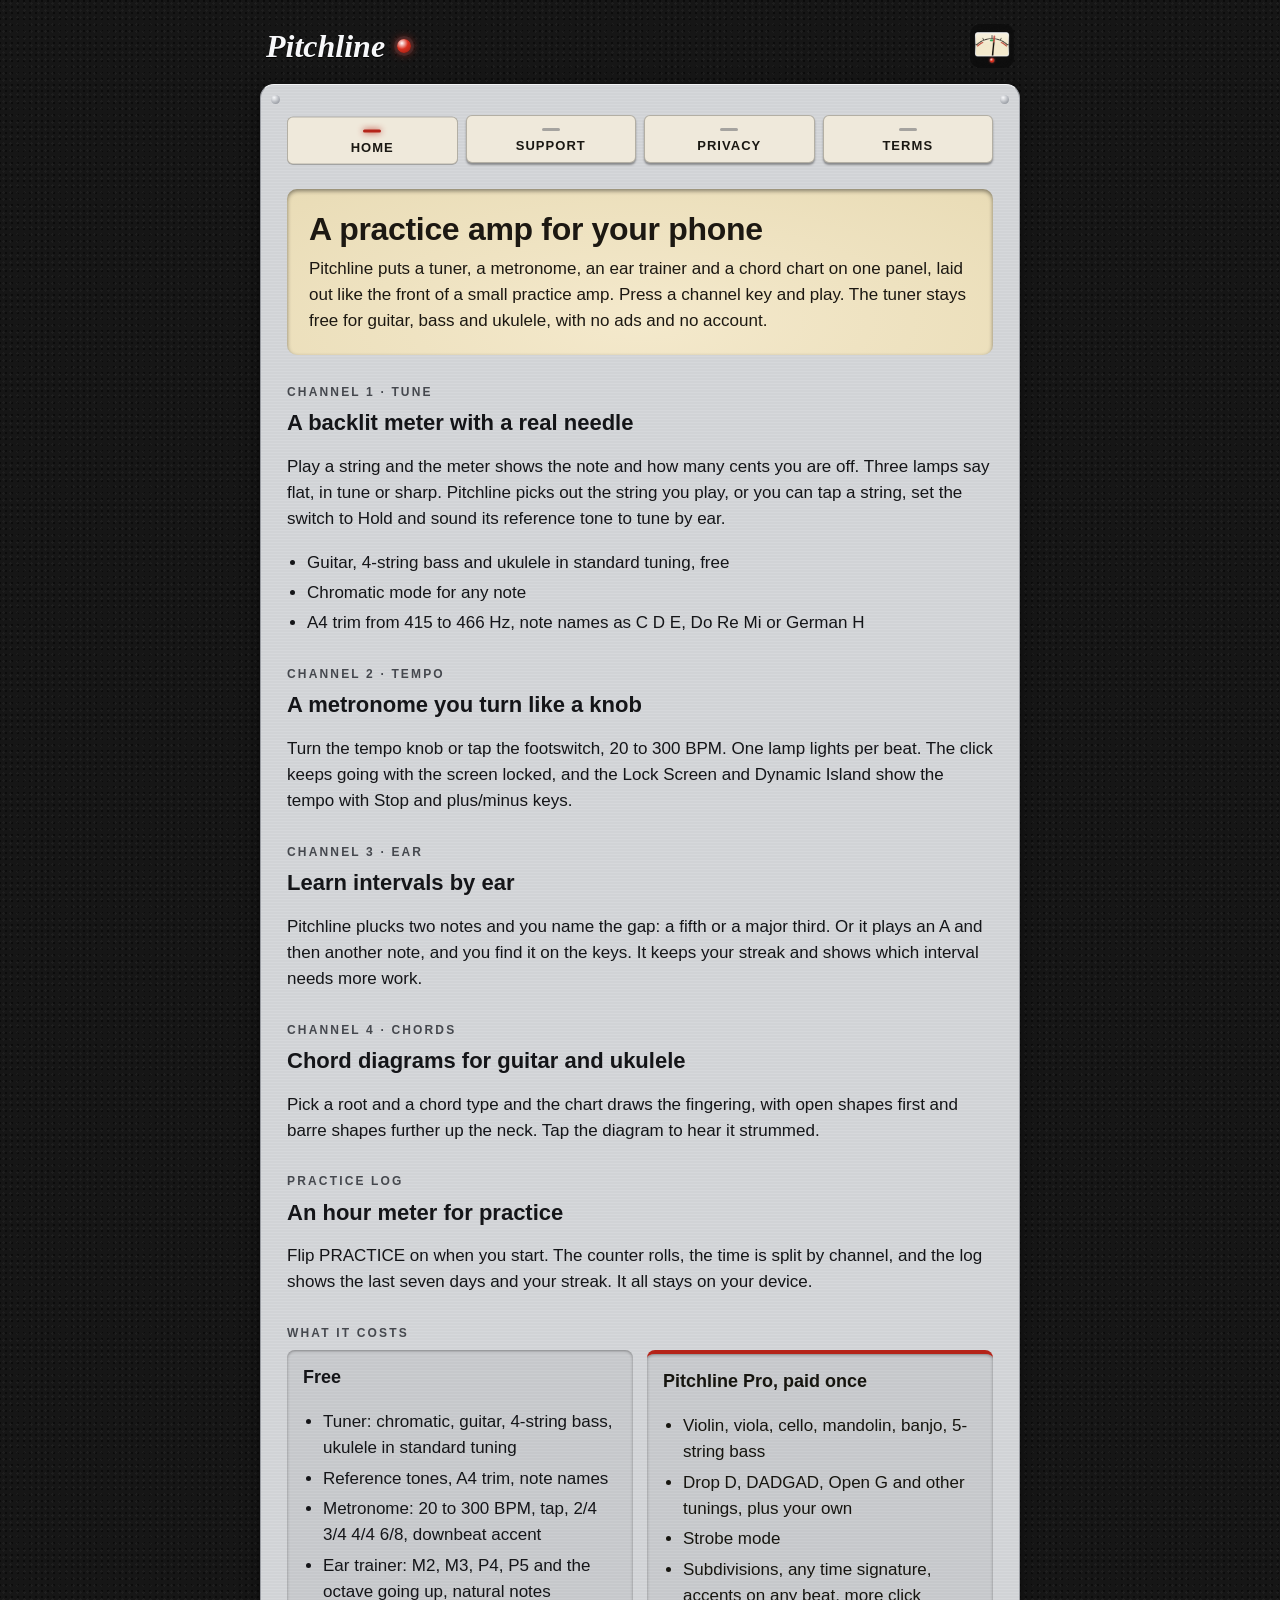
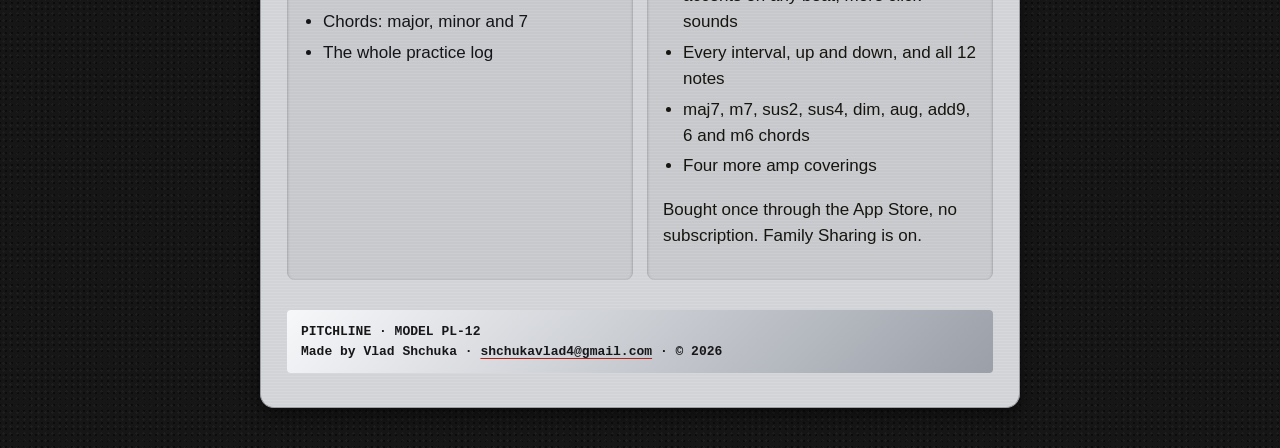
<file: index.html>
<!doctype html>
<html lang="en"><head><meta charset="utf-8"><meta name="viewport" content="width=device-width, initial-scale=1"><link rel="icon" href="icon.png"><link rel="apple-touch-icon" href="icon.png">
<title>Pitchline: tuner, metronome, ear trainer and chords</title><meta name="description" content="Pitchline is a tuner, metronome, ear trainer and chord chart for iPhone, iPad and Apple Watch, laid out like the front of a small practice amp. No ads, no subscription."><link rel="stylesheet" href="style.css"></head>
<body><div class="amp">
<header class="masthead"><a class="badge" href="index.html">Pitchline</a><span class="jewel" aria-hidden="true"></span><img src="icon.png" alt="" width="44" height="44"></header>
<div class="plate">
<nav class="keys"><a href="index.html" aria-current="page">Home</a><a href="support.html">Support</a><a href="privacy.html">Privacy</a><a href="terms.html">Terms</a></nav>
<section class="meter"><h1>A practice amp for your phone</h1>
<p>Pitchline puts a tuner, a metronome, an ear trainer and a chord chart on one panel, laid out like the front of a small practice amp. Press a channel key and play. The tuner stays free for guitar, bass and ukulele, with no ads and no account.</p></section>

<span class="label">Channel 1 · Tune</span>
<h2>A backlit meter with a real needle</h2>
<p>Play a string and the meter shows the note and how many cents you are off. Three lamps say flat, in tune or sharp. Pitchline picks out the string you play, or you can tap a string, set the switch to Hold and sound its reference tone to tune by ear.</p>
<ul>
<li>Guitar, 4-string bass and ukulele in standard tuning, free</li>
<li>Chromatic mode for any note</li>
<li>A4 trim from 415 to 466 Hz, note names as C D E, Do Re Mi or German H</li>
</ul>

<span class="label">Channel 2 · Tempo</span>
<h2>A metronome you turn like a knob</h2>
<p>Turn the tempo knob or tap the footswitch, 20 to 300 BPM. One lamp lights per beat. The click keeps going with the screen locked, and the Lock Screen and Dynamic Island show the tempo with Stop and plus/minus keys.</p>

<span class="label">Channel 3 · Ear</span>
<h2>Learn intervals by ear</h2>
<p>Pitchline plucks two notes and you name the gap: a fifth or a major third. Or it plays an A and then another note, and you find it on the keys. It keeps your streak and shows which interval needs more work.</p>

<span class="label">Channel 4 · Chords</span>
<h2>Chord diagrams for guitar and ukulele</h2>
<p>Pick a root and a chord type and the chart draws the fingering, with open shapes first and barre shapes further up the neck. Tap the diagram to hear it strummed.</p>

<span class="label">Practice log</span>
<h2>An hour meter for practice</h2>
<p>Flip PRACTICE on when you start. The counter rolls, the time is split by channel, and the log shows the last seven days and your streak. It all stays on your device.</p>

<span class="label">What it costs</span>
<div class="panel">
<div><h3>Free</h3><ul>
<li>Tuner: chromatic, guitar, 4-string bass, ukulele in standard tuning</li>
<li>Reference tones, A4 trim, note names</li>
<li>Metronome: 20 to 300 BPM, tap, 2/4 3/4 4/4 6/8, downbeat accent</li>
<li>Ear trainer: M2, M3, P4, P5 and the octave going up, natural notes</li>
<li>Chords: major, minor and 7</li>
<li>The whole practice log</li>
</ul></div>
<div class="tag"><h3>Pitchline Pro, paid once</h3><ul>
<li>Violin, viola, cello, mandolin, banjo, 5-string bass</li>
<li>Drop D, DADGAD, Open G and other tunings, plus your own</li>
<li>Strobe mode</li>
<li>Subdivisions, any time signature, accents on any beat, more click sounds</li>
<li>Every interval, up and down, and all 12 notes</li>
<li>maj7, m7, sus2, sus4, dim, aug, add9, 6 and m6 chords</li>
<li>Four more amp coverings</li>
</ul><p>Bought once through the App Store, no subscription. Family Sharing is on.</p></div>
</div>
<div class="serial">PITCHLINE · MODEL PL-12<br>Made by Vlad Shchuka · <a href="mailto:shchukavlad4@gmail.com">shchukavlad4@gmail.com</a> · © 2026</div>
</div></div></body></html>
</file>
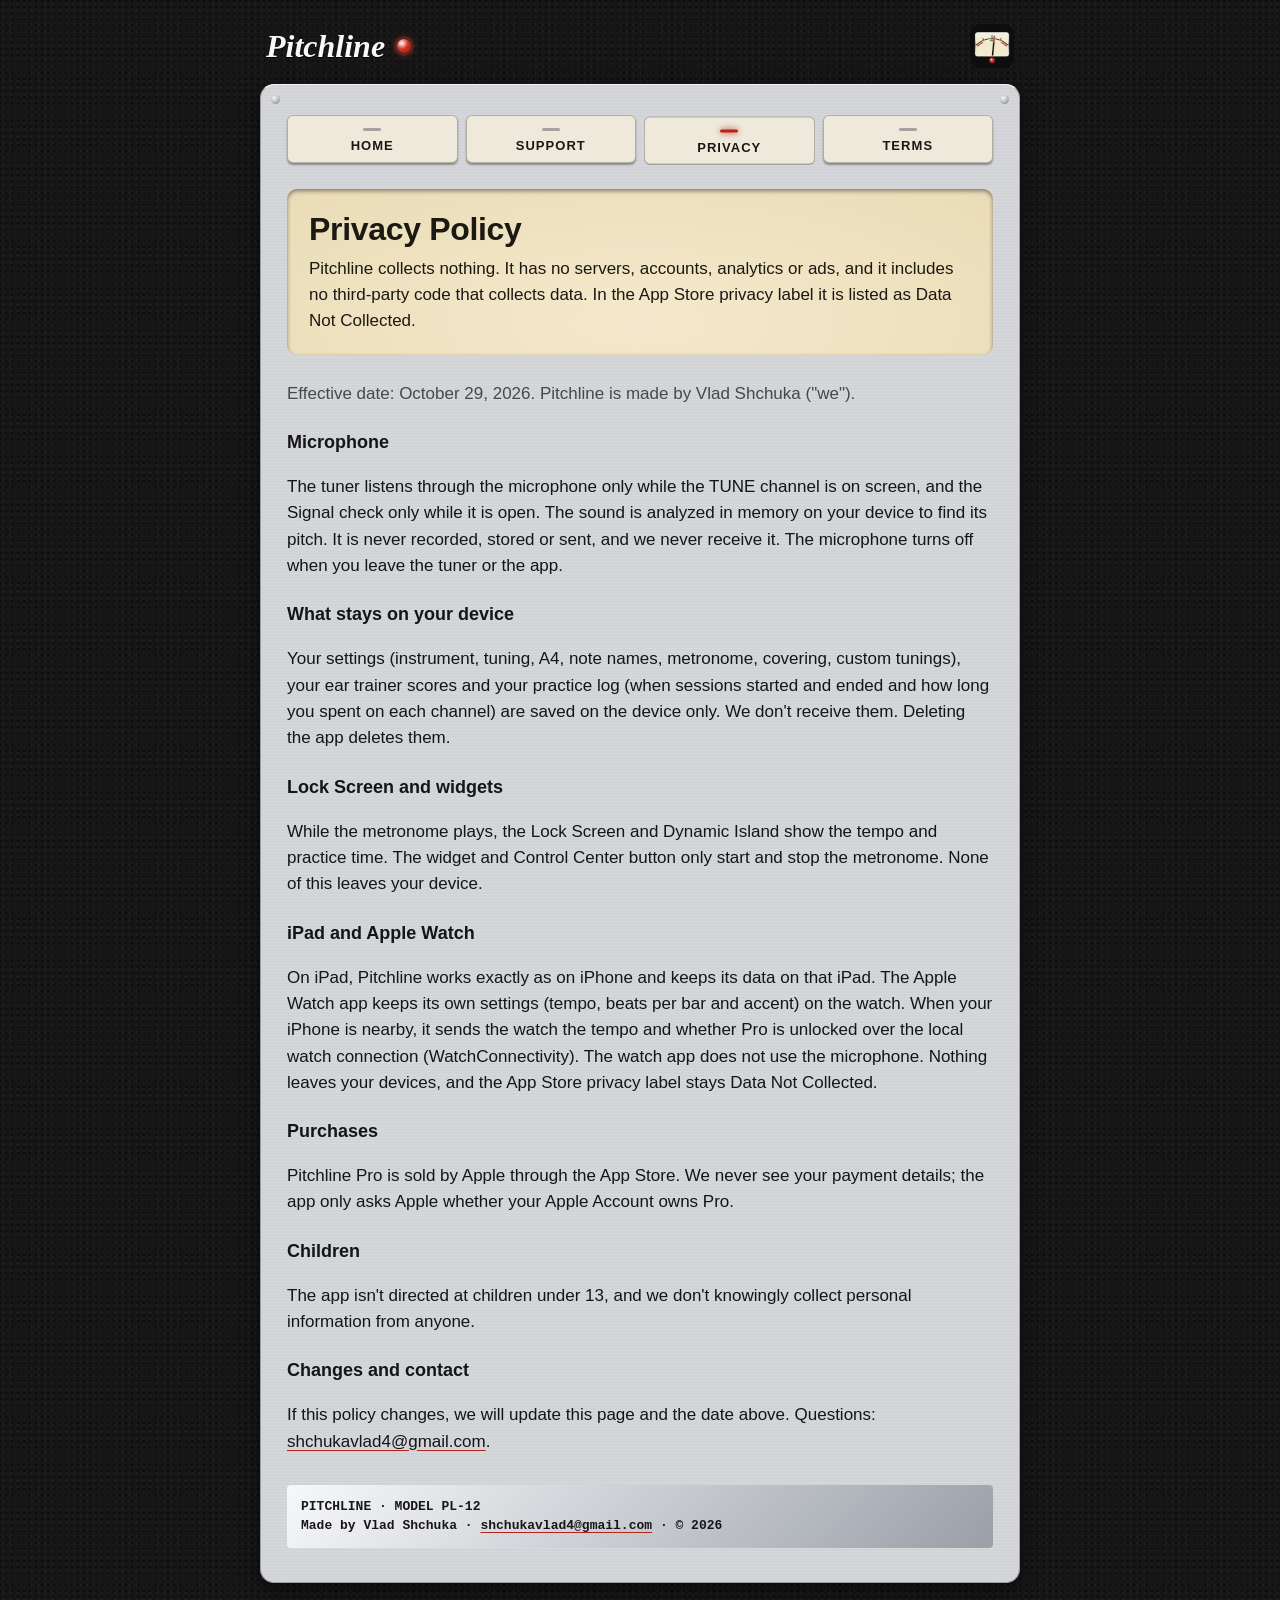
<file: privacy.html>
<!doctype html>
<html lang="en"><head><meta charset="utf-8"><meta name="viewport" content="width=device-width, initial-scale=1"><link rel="icon" href="icon.png"><link rel="apple-touch-icon" href="icon.png">
<title>Privacy Policy · Pitchline</title><meta name="description" content="Pitchline is a tuner, metronome, ear trainer and chord chart for iPhone, iPad and Apple Watch, laid out like the front of a small practice amp. No ads, no subscription."><link rel="stylesheet" href="style.css"></head>
<body><div class="amp">
<header class="masthead"><a class="badge" href="index.html">Pitchline</a><span class="jewel" aria-hidden="true"></span><img src="icon.png" alt="" width="44" height="44"></header>
<div class="plate">
<nav class="keys"><a href="index.html">Home</a><a href="support.html">Support</a><a href="privacy.html" aria-current="page">Privacy</a><a href="terms.html">Terms</a></nav>
<section class="meter"><h1>Privacy Policy</h1>
<p>Pitchline collects nothing. It has no servers, accounts, analytics or ads, and it includes no third-party code that collects data. In the App Store privacy label it is listed as Data Not Collected.</p></section>
<p class="soft">Effective date: October 29, 2026. Pitchline is made by Vlad Shchuka ("we").</p>

<h3>Microphone</h3>
<p>The tuner listens through the microphone only while the TUNE channel is on screen, and the Signal check only while it is open. The sound is analyzed in memory on your device to find its pitch. It is never recorded, stored or sent, and we never receive it. The microphone turns off when you leave the tuner or the app.</p>

<h3>What stays on your device</h3>
<p>Your settings (instrument, tuning, A4, note names, metronome, covering, custom tunings), your ear trainer scores and your practice log (when sessions started and ended and how long you spent on each channel) are saved on the device only. We don't receive them. Deleting the app deletes them.</p>

<h3>Lock Screen and widgets</h3>
<p>While the metronome plays, the Lock Screen and Dynamic Island show the tempo and practice time. The widget and Control Center button only start and stop the metronome. None of this leaves your device.</p>

<h3>iPad and Apple Watch</h3>
<p>On iPad, Pitchline works exactly as on iPhone and keeps its data on that iPad. The Apple Watch app keeps its own settings (tempo, beats per bar and accent) on the watch. When your iPhone is nearby, it sends the watch the tempo and whether Pro is unlocked over the local watch connection (WatchConnectivity). The watch app does not use the microphone. Nothing leaves your devices, and the App Store privacy label stays Data Not Collected.</p>

<h3>Purchases</h3>
<p>Pitchline Pro is sold by Apple through the App Store. We never see your payment details; the app only asks Apple whether your Apple Account owns Pro.</p>

<h3>Children</h3>
<p>The app isn't directed at children under 13, and we don't knowingly collect personal information from anyone.</p>

<h3>Changes and contact</h3>
<p>If this policy changes, we will update this page and the date above. Questions: <a href="mailto:shchukavlad4@gmail.com">shchukavlad4@gmail.com</a>.</p>
<div class="serial">PITCHLINE · MODEL PL-12<br>Made by Vlad Shchuka · <a href="mailto:shchukavlad4@gmail.com">shchukavlad4@gmail.com</a> · © 2026</div>
</div></div></body></html>
</file>
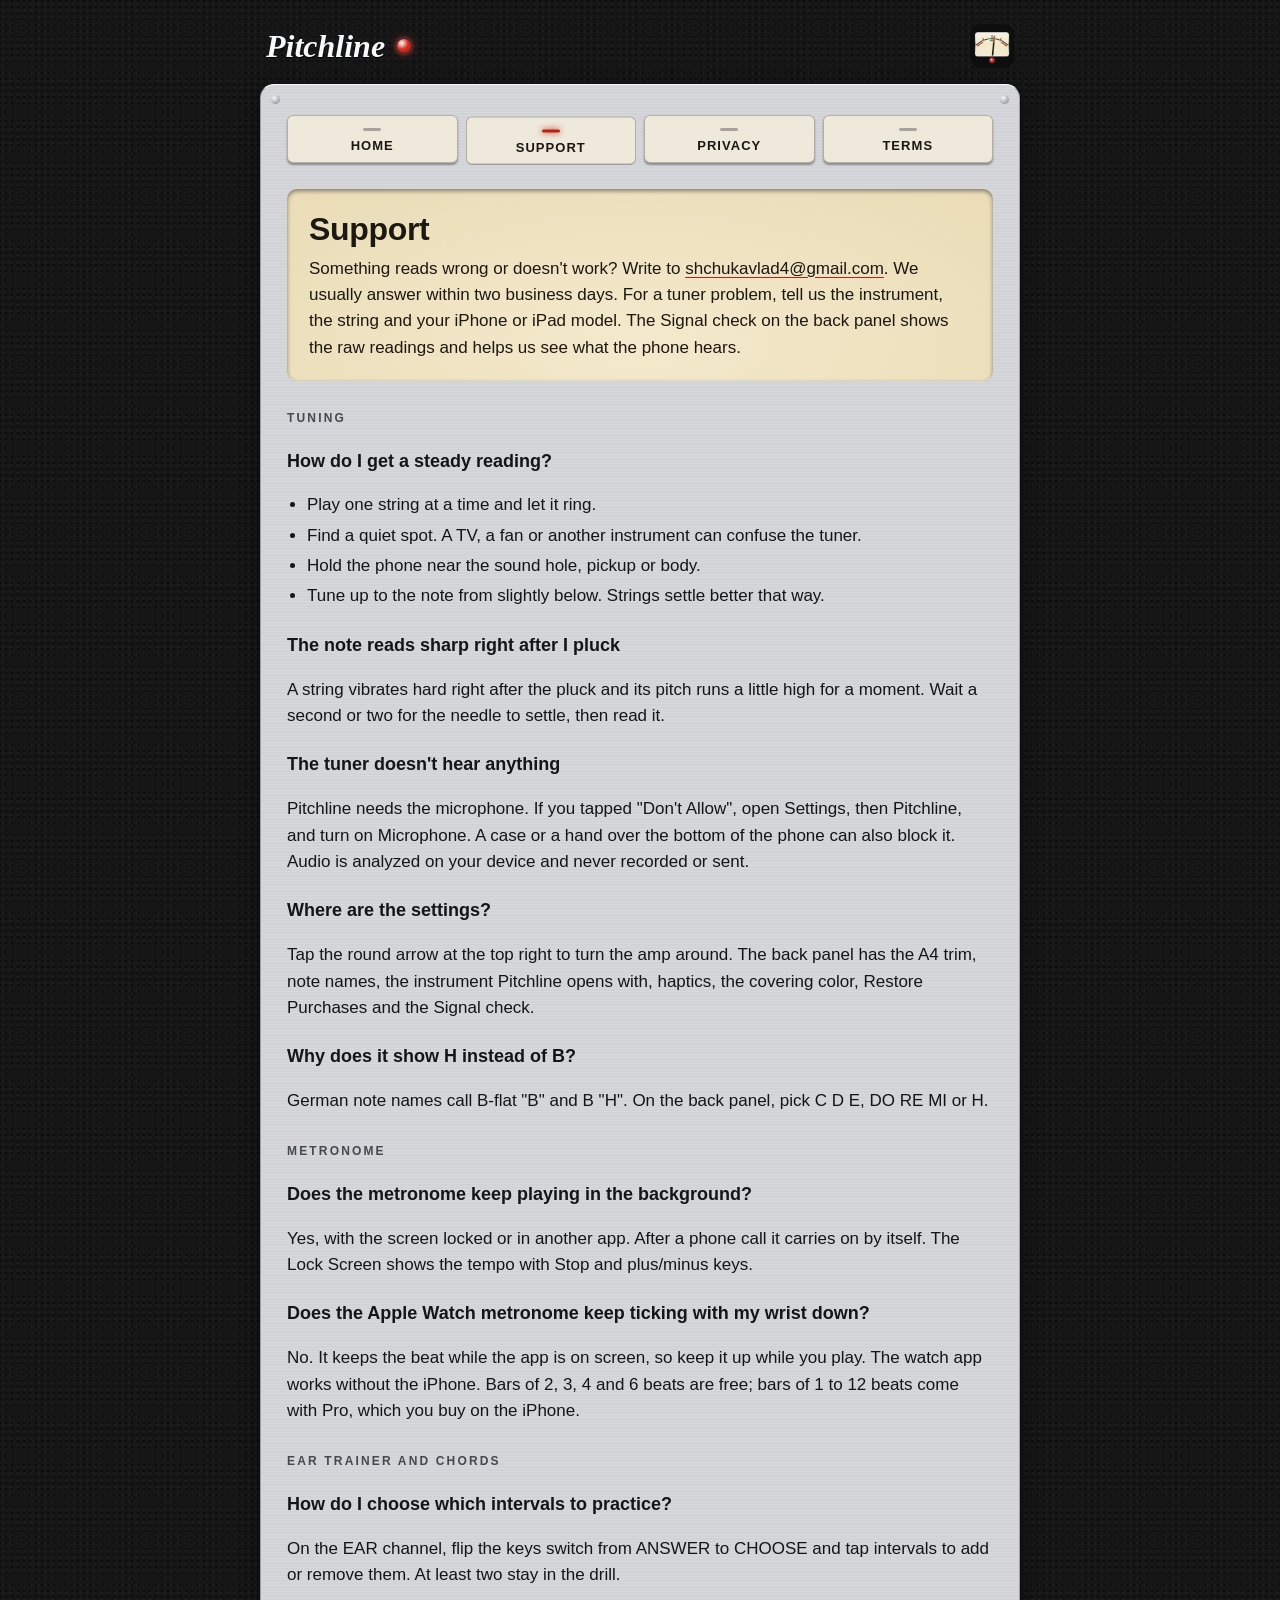
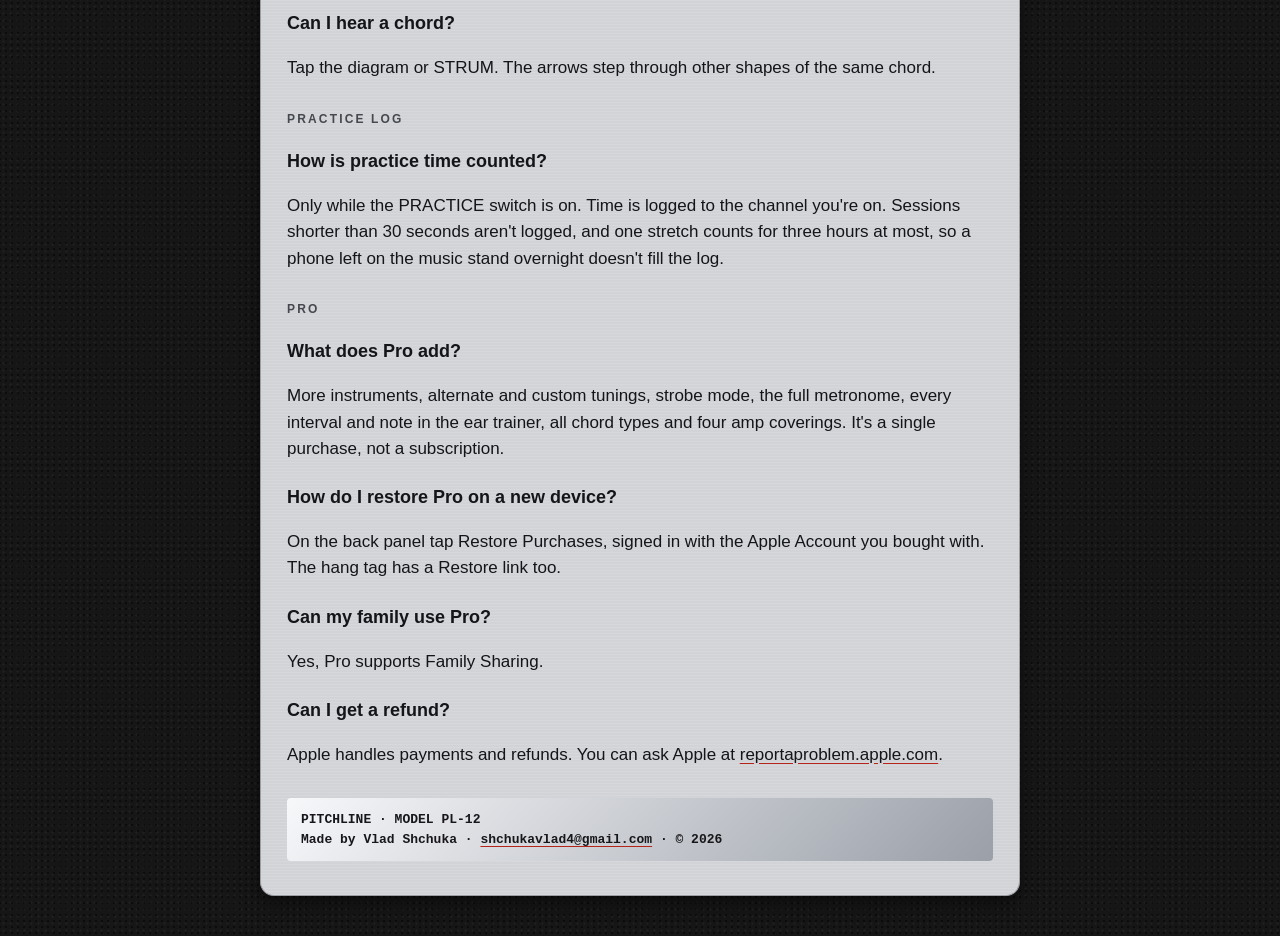
<file: support.html>
<!doctype html>
<html lang="en"><head><meta charset="utf-8"><meta name="viewport" content="width=device-width, initial-scale=1"><link rel="icon" href="icon.png"><link rel="apple-touch-icon" href="icon.png">
<title>Support · Pitchline</title><meta name="description" content="Pitchline is a tuner, metronome, ear trainer and chord chart for iPhone, iPad and Apple Watch, laid out like the front of a small practice amp. No ads, no subscription."><link rel="stylesheet" href="style.css"></head>
<body><div class="amp">
<header class="masthead"><a class="badge" href="index.html">Pitchline</a><span class="jewel" aria-hidden="true"></span><img src="icon.png" alt="" width="44" height="44"></header>
<div class="plate">
<nav class="keys"><a href="index.html">Home</a><a href="support.html" aria-current="page">Support</a><a href="privacy.html">Privacy</a><a href="terms.html">Terms</a></nav>
<section class="meter"><h1>Support</h1>
<p>Something reads wrong or doesn't work? Write to <a href="mailto:shchukavlad4@gmail.com">shchukavlad4@gmail.com</a>. We usually answer within two business days. For a tuner problem, tell us the instrument, the string and your iPhone or iPad model. The Signal check on the back panel shows the raw readings and helps us see what the phone hears.</p></section>

<span class="label">Tuning</span>
<h3>How do I get a steady reading?</h3>
<ul>
<li>Play one string at a time and let it ring.</li>
<li>Find a quiet spot. A TV, a fan or another instrument can confuse the tuner.</li>
<li>Hold the phone near the sound hole, pickup or body.</li>
<li>Tune up to the note from slightly below. Strings settle better that way.</li>
</ul>
<h3>The note reads sharp right after I pluck</h3>
<p>A string vibrates hard right after the pluck and its pitch runs a little high for a moment. Wait a second or two for the needle to settle, then read it.</p>
<h3>The tuner doesn't hear anything</h3>
<p>Pitchline needs the microphone. If you tapped "Don't Allow", open Settings, then Pitchline, and turn on Microphone. A case or a hand over the bottom of the phone can also block it. Audio is analyzed on your device and never recorded or sent.</p>
<h3>Where are the settings?</h3>
<p>Tap the round arrow at the top right to turn the amp around. The back panel has the A4 trim, note names, the instrument Pitchline opens with, haptics, the covering color, Restore Purchases and the Signal check.</p>
<h3>Why does it show H instead of B?</h3>
<p>German note names call B-flat "B" and B "H". On the back panel, pick C D E, DO RE MI or H.</p>

<span class="label">Metronome</span>
<h3>Does the metronome keep playing in the background?</h3>
<p>Yes, with the screen locked or in another app. After a phone call it carries on by itself. The Lock Screen shows the tempo with Stop and plus/minus keys.</p>

<h3>Does the Apple Watch metronome keep ticking with my wrist down?</h3>
<p>No. It keeps the beat while the app is on screen, so keep it up while you play. The watch app works without the iPhone. Bars of 2, 3, 4 and 6 beats are free; bars of 1 to 12 beats come with Pro, which you buy on the iPhone.</p>

<span class="label">Ear trainer and chords</span>
<h3>How do I choose which intervals to practice?</h3>
<p>On the EAR channel, flip the keys switch from ANSWER to CHOOSE and tap intervals to add or remove them. At least two stay in the drill.</p>
<h3>Can I hear a chord?</h3>
<p>Tap the diagram or STRUM. The arrows step through other shapes of the same chord.</p>

<span class="label">Practice log</span>
<h3>How is practice time counted?</h3>
<p>Only while the PRACTICE switch is on. Time is logged to the channel you're on. Sessions shorter than 30 seconds aren't logged, and one stretch counts for three hours at most, so a phone left on the music stand overnight doesn't fill the log.</p>

<span class="label">Pro</span>
<h3>What does Pro add?</h3>
<p>More instruments, alternate and custom tunings, strobe mode, the full metronome, every interval and note in the ear trainer, all chord types and four amp coverings. It's a single purchase, not a subscription.</p>
<h3>How do I restore Pro on a new device?</h3>
<p>On the back panel tap Restore Purchases, signed in with the Apple Account you bought with. The hang tag has a Restore link too.</p>
<h3>Can my family use Pro?</h3>
<p>Yes, Pro supports Family Sharing.</p>
<h3>Can I get a refund?</h3>
<p>Apple handles payments and refunds. You can ask Apple at <a href="https://reportaproblem.apple.com/">reportaproblem.apple.com</a>.</p>
<div class="serial">PITCHLINE · MODEL PL-12<br>Made by Vlad Shchuka · <a href="mailto:shchukavlad4@gmail.com">shchukavlad4@gmail.com</a> · © 2026</div>
</div></div></body></html>
</file>
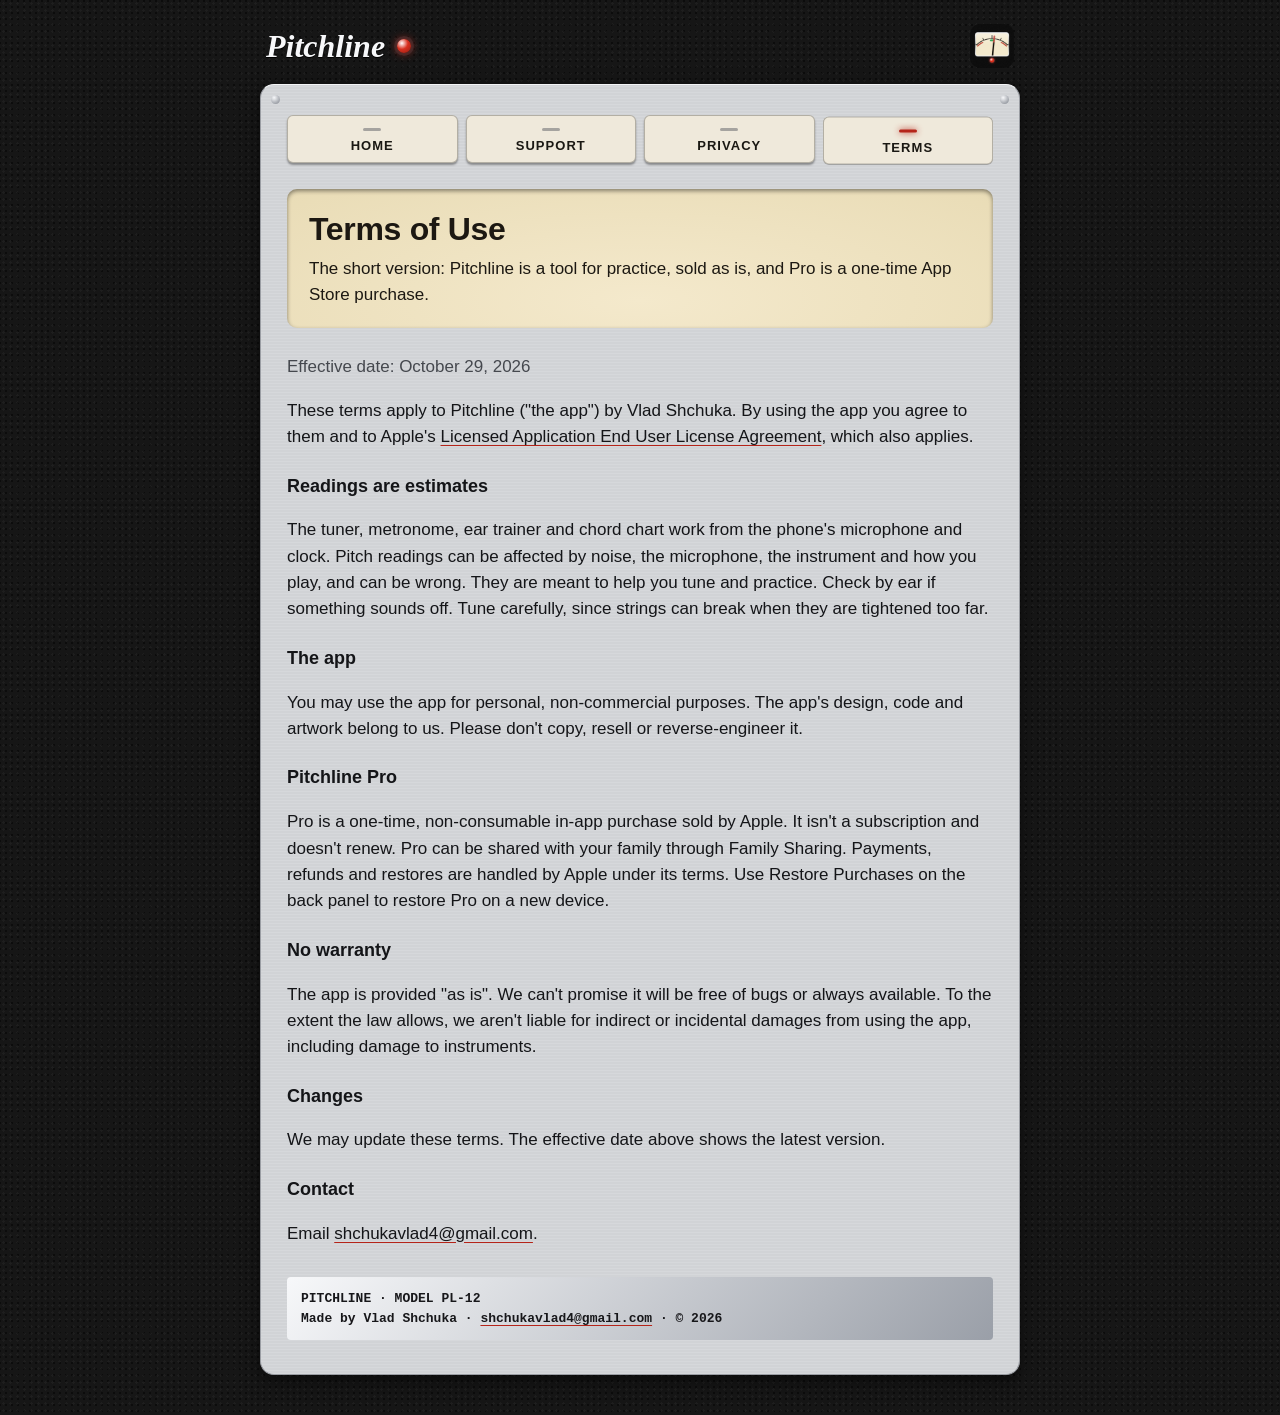
<file: terms.html>
<!doctype html>
<html lang="en"><head><meta charset="utf-8"><meta name="viewport" content="width=device-width, initial-scale=1"><link rel="icon" href="icon.png"><link rel="apple-touch-icon" href="icon.png">
<title>Terms of Use · Pitchline</title><meta name="description" content="Pitchline is a tuner, metronome, ear trainer and chord chart for iPhone, iPad and Apple Watch, laid out like the front of a small practice amp. No ads, no subscription."><link rel="stylesheet" href="style.css"></head>
<body><div class="amp">
<header class="masthead"><a class="badge" href="index.html">Pitchline</a><span class="jewel" aria-hidden="true"></span><img src="icon.png" alt="" width="44" height="44"></header>
<div class="plate">
<nav class="keys"><a href="index.html">Home</a><a href="support.html">Support</a><a href="privacy.html">Privacy</a><a href="terms.html" aria-current="page">Terms</a></nav>
<section class="meter"><h1>Terms of Use</h1><p>The short version: Pitchline is a tool for practice, sold as is, and Pro is a one-time App Store purchase.</p></section>
<p class="soft">Effective date: October 29, 2026</p>
<p>These terms apply to Pitchline ("the app") by Vlad Shchuka. By using the app you agree to them and to Apple's <a href="https://www.apple.com/legal/internet-services/itunes/dev/stdeula/">Licensed Application End User License Agreement</a>, which also applies.</p>

<h3>Readings are estimates</h3>
<p>The tuner, metronome, ear trainer and chord chart work from the phone's microphone and clock. Pitch readings can be affected by noise, the microphone, the instrument and how you play, and can be wrong. They are meant to help you tune and practice. Check by ear if something sounds off. Tune carefully, since strings can break when they are tightened too far.</p>

<h3>The app</h3>
<p>You may use the app for personal, non-commercial purposes. The app's design, code and artwork belong to us. Please don't copy, resell or reverse-engineer it.</p>

<h3>Pitchline Pro</h3>
<p>Pro is a one-time, non-consumable in-app purchase sold by Apple. It isn't a subscription and doesn't renew. Pro can be shared with your family through Family Sharing. Payments, refunds and restores are handled by Apple under its terms. Use Restore Purchases on the back panel to restore Pro on a new device.</p>

<h3>No warranty</h3>
<p>The app is provided "as is". We can't promise it will be free of bugs or always available. To the extent the law allows, we aren't liable for indirect or incidental damages from using the app, including damage to instruments.</p>

<h3>Changes</h3>
<p>We may update these terms. The effective date above shows the latest version.</p>

<h3>Contact</h3>
<p>Email <a href="mailto:shchukavlad4@gmail.com">shchukavlad4@gmail.com</a>.</p>
<div class="serial">PITCHLINE · MODEL PL-12<br>Made by Vlad Shchuka · <a href="mailto:shchukavlad4@gmail.com">shchukavlad4@gmail.com</a> · © 2026</div>
</div></div></body></html>
</file>
<file: style.css>
/* Pitchline site (1.2): the amp's owner's manual. Tolex around the page, a brushed plate for
   the content, ivory keys for navigation, a cream meter card for the lead. No web fonts, no
   scripts, no trackers. */
:root {
  --tolex: #161616;
  --plate: #d5d7da;
  --plate-sheen: #f4f5f7;
  --plate-shade: #9a9da3;
  --silk: #141518;
  --silk-soft: #45484e;
  --meter: #f4e9cc;
  --meter-ink: #1c1812;
  --ivory: #efe9db;
  --jewel: #b52419;
  --green: #12652f;
}
@media (prefers-color-scheme: dark) {
  :root {
    --plate: #1d1e21;
    --plate-sheen: #34363b;
    --plate-shade: #0b0b0c;
    --silk: #f0ece2;
    --silk-soft: #b9b4a8;
    --jewel: #e2493c;
    --green: #45c873;
  }
}
* { box-sizing: border-box; }
html { background: var(--tolex); }
body {
  margin: 0;
  padding: 24px 14px 40px;
  color: var(--silk);
  font: 17px/1.55 -apple-system, BlinkMacSystemFont, "Helvetica Neue", Arial, sans-serif;
  /* Pebble grain of the tolex, from two offset dot patterns. */
  background:
    radial-gradient(rgba(255,255,255,.035) 1px, transparent 1.4px) 0 0 / 7px 7px,
    radial-gradient(rgba(0,0,0,.45) 1px, transparent 1.6px) 3px 4px / 6px 6px,
    var(--tolex);
}
.amp { max-width: 760px; margin: 0 auto; }
.masthead { display: flex; align-items: center; gap: 12px; padding: 0 6px 16px; }
.badge {
  font: italic 700 32px/1 "New York", "Iowan Old Style", Georgia, serif;
  color: #f7f8fa;
  text-shadow: 0 1px 0 #000;
  text-decoration: none;
}
.jewel {
  width: 14px; height: 14px; border-radius: 50%;
  background: radial-gradient(circle at 35% 30%, #fff 0, #d9301f 45%, #8e1c12 100%);
  box-shadow: 0 0 10px rgba(217,48,31,.8), 0 0 0 3px #26272a;
}
.masthead img { width: 44px; height: 44px; border-radius: 10px; margin-left: auto; }
.plate {
  position: relative;
  background:
    repeating-linear-gradient(0deg, rgba(255,255,255,.025) 0 1px, rgba(0,0,0,.02) 1px 3px),
    var(--plate);
  border-radius: 14px;
  border: 1.5px solid var(--plate-shade);
  border-top-color: var(--plate-sheen);
  box-shadow: 0 6px 18px rgba(0,0,0,.5);
  padding: 30px 26px 34px;
}
/* Four screws. */
.plate::before, .plate::after {
  content: ""; position: absolute; width: 9px; height: 9px; border-radius: 50%;
  background: radial-gradient(circle at 35% 30%, #f7f8fa, #7b8089);
  top: 10px; left: 10px;
}
.plate::after { left: auto; right: 10px; }
nav.keys { display: flex; flex-wrap: wrap; gap: 8px; margin: 0 0 26px; }
nav.keys a {
  flex: 1 1 110px; text-align: center;
  padding: 12px 8px 10px;
  background: var(--ivory); color: #1a1813;
  border-radius: 6px; border: 1px solid rgba(0,0,0,.25);
  box-shadow: 0 2px 2px rgba(0,0,0,.35);
  font: 800 13px/1 -apple-system, "Helvetica Neue", Arial, sans-serif;
  letter-spacing: .08em; text-transform: uppercase; text-decoration: none;
}
nav.keys a::before {
  content: ""; display: block; width: 18px; height: 3px; margin: 0 auto 8px;
  border-radius: 2px; background: #5b5e63; opacity: .5;
}
nav.keys a[aria-current="page"] { transform: translateY(1.5px); box-shadow: 0 .5px 0 rgba(0,0,0,.2); }
nav.keys a[aria-current="page"]::before { background: var(--jewel); opacity: 1; box-shadow: 0 0 6px var(--jewel); }
.meter {
  background: radial-gradient(ellipse at 50% 80%, var(--meter), #e9dcb6);
  color: var(--meter-ink);
  border-radius: 10px;
  box-shadow: inset 0 2px 4px rgba(0,0,0,.45);
  padding: 22px 22px 20px;
  margin: 0 0 26px;
}
.meter h1 { margin: 0 0 8px; font-size: 32px; line-height: 1.15; font-weight: 900; letter-spacing: -.01em; }
.meter p { margin: 0; color: var(--meter-ink); }
.meter a { color: var(--meter-ink); }
.label {
  display: block; margin: 30px 0 10px;
  font: 800 12px/1.2 -apple-system, "Helvetica Neue", Arial, sans-serif;
  letter-spacing: .18em; text-transform: uppercase; color: var(--silk-soft);
}
h2 { font-size: 22px; line-height: 1.25; margin: 6px 0 10px; font-weight: 850; }
h3 { font-size: 18px; margin: 22px 0 6px; }
p, li { color: var(--silk); }
.soft { color: var(--silk-soft); }
ul { padding-left: 20px; }
li { margin: 4px 0; }
.panel { display: grid; gap: 14px; grid-template-columns: repeat(auto-fit, minmax(210px, 1fr)); }
.panel > div {
  border-radius: 8px; padding: 14px 16px;
  box-shadow: inset 0 1px 3px rgba(0,0,0,.35);
  background: rgba(0,0,0,.05);
}
.panel h3 { margin-top: 0; }
.tag {
  background: #fbfaf6; color: #16150f; border-radius: 4px 4px 8px 8px; padding: 18px 20px;
  border-top: 4px solid var(--jewel); box-shadow: 0 6px 16px rgba(0,0,0,.4);
}
.tag p, .tag li { color: #16150f; }
a { color: inherit; text-decoration-color: var(--jewel); text-underline-offset: 3px; }
.serial {
  margin-top: 30px; padding: 12px 14px; border-radius: 4px;
  background: linear-gradient(135deg, #f7f8fa, #9a9fa8);
  color: #17171a; font: 600 13px/1.5 ui-monospace, Menlo, monospace;
}
.serial a { color: #17171a; }
</file>
